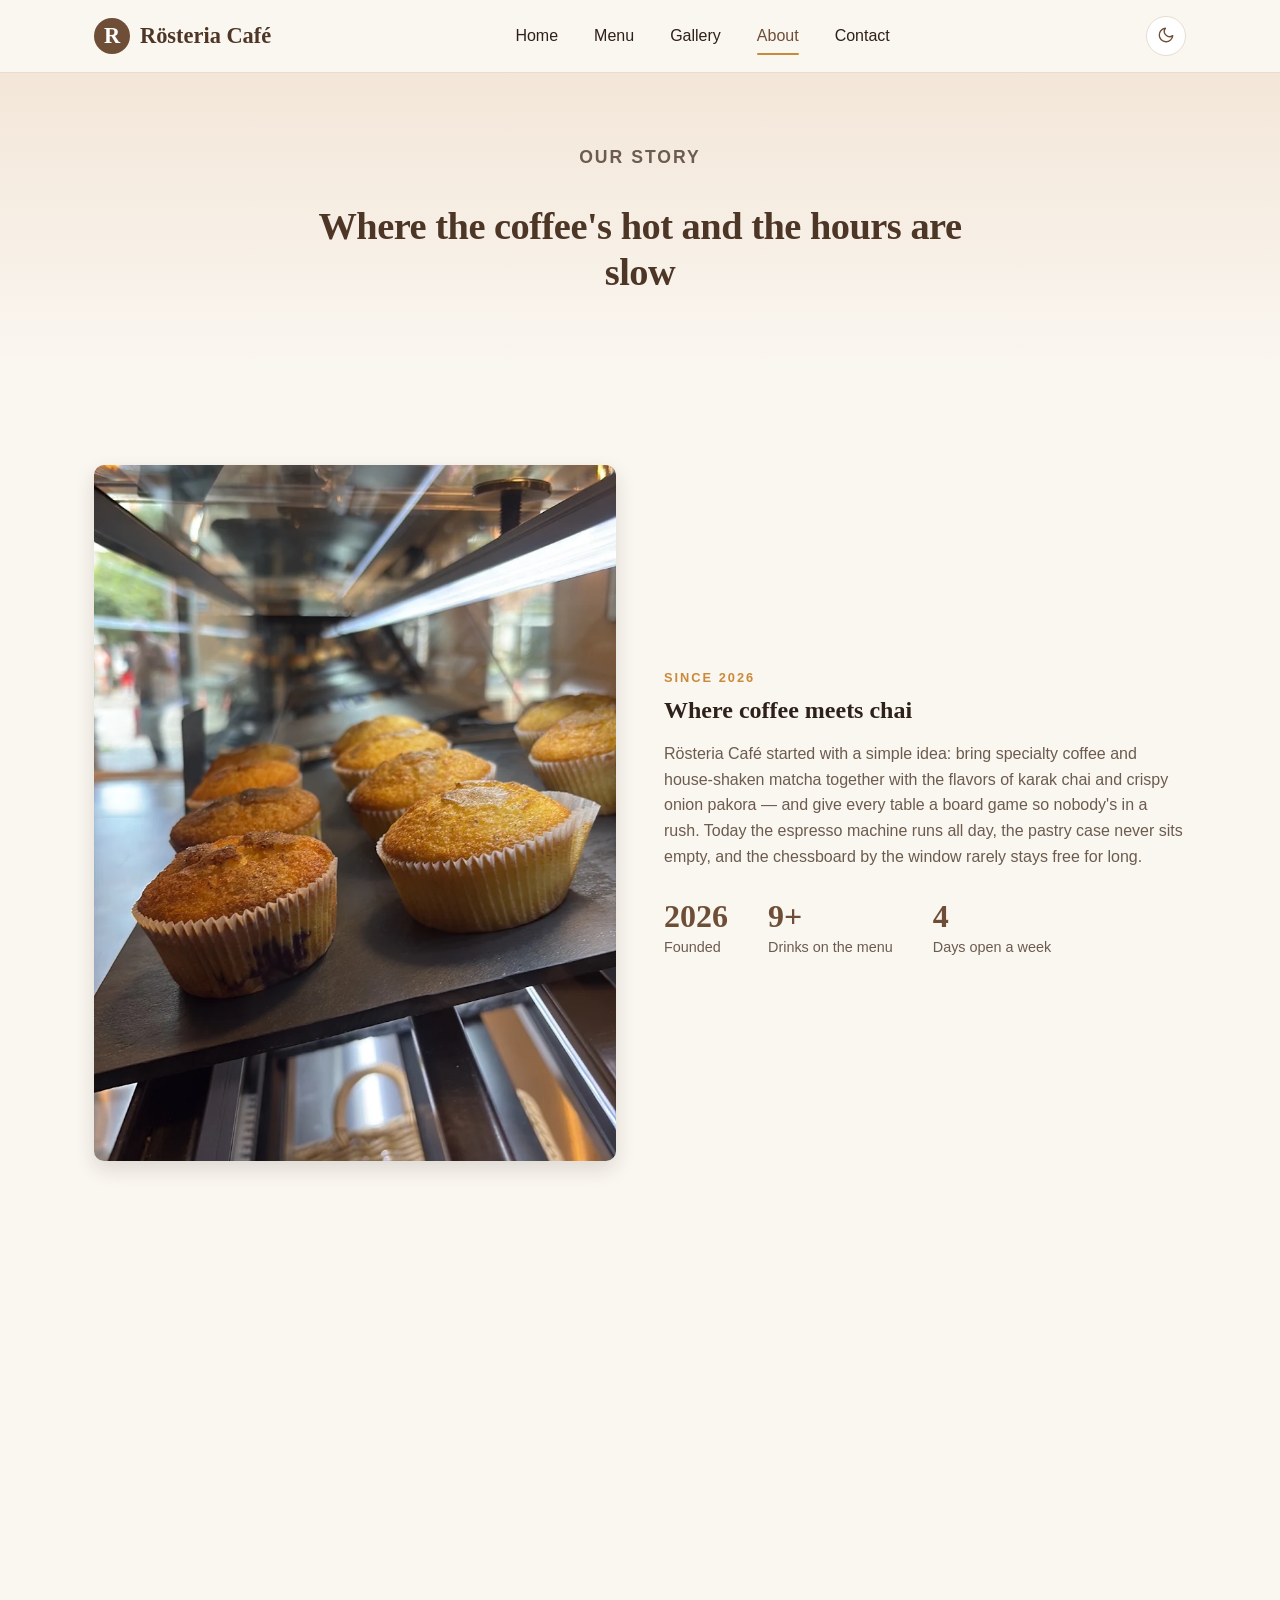
<file: about.html>
<!DOCTYPE html>
<html lang="en">
<head>
  <meta charset="UTF-8">
  <script>
    (function () {
      var stored = localStorage.getItem('rosteria-theme');
      var prefersDark = window.matchMedia('(prefers-color-scheme: dark)').matches;
      if (stored === 'dark' || (!stored && prefersDark)) {
        document.documentElement.setAttribute('data-theme', 'dark');
      }
    })();
  </script>
  <meta name="viewport" content="width=device-width, initial-scale=1.0">
  <title>About — Rösteria Café</title>
  <meta name="description" content="Learn the story behind Rösteria Café, our roasting philosophy, and the team behind the counter.">
  <link rel="stylesheet" href="css/style.css">
</head>
<body>

  <header class="site-header">
    <nav class="nav container">
      <a href="index.html" class="brand">
        <span class="brand-mark">R</span>
        Rösteria Café
      </a>
      <ul class="nav-links">
        <li><a href="index.html">Home</a></li>
        <li><a href="menu.html">Menu</a></li>
        <li><a href="gallery.html">Gallery</a></li>
        <li><a href="about.html" class="active">About</a></li>
        <li><a href="contact.html">Contact</a></li>
      </ul>
      <button class="theme-toggle" id="theme-toggle" aria-label="Toggle dark mode">
        <span class="icon-light" aria-hidden="true"><svg viewBox="0 0 24 24" fill="none" stroke="currentColor" stroke-width="1.8" stroke-linecap="round" stroke-linejoin="round"><path d="M21 12.79A9 9 0 1 1 11.21 3 7 7 0 0 0 21 12.79Z"/></svg></span>
        <span class="icon-dark" aria-hidden="true"><svg viewBox="0 0 24 24" fill="none" stroke="currentColor" stroke-width="1.8" stroke-linecap="round" stroke-linejoin="round"><circle cx="12" cy="12" r="4"/><path d="M12 2v2M12 20v2M4.93 4.93l1.41 1.41M17.66 17.66l1.41 1.41M2 12h2M20 12h2M4.93 19.07l1.41-1.41M17.66 6.34l1.41-1.41"/></svg></span>
      </button>
      <button class="nav-toggle" aria-label="Toggle navigation">
        <span></span><span></span><span></span>
      </button>
    </nav>
  </header>

  <section class="hero" style="padding: 70px 0 50px;">
    <div class="container">
      <p class="eyebrow">Our Story</p>
      <h1 style="font-size: 2.4rem;" data-stagger>Where the coffee's hot and the hours are slow</h1>
    </div>
  </section>

  <section class="section reveal">
    <div class="container about-grid">
      <img src="images/rosteria-wall-sign.webp" alt="Rösteria Café wall sign with mirrors and pendant lights">
      <div>
        <p class="eyebrow">Since 2026</p>
        <h2 style="margin: 8px 0 16px;" data-stagger>Where coffee meets chai</h2>
        <p style="color: var(--color-text-muted);">
          Rösteria Café started with a simple idea: bring specialty coffee and house-shaken matcha
          together with the flavors of karak chai and crispy onion pakora — and give every table
          a board game so nobody's in a rush. Today the espresso machine runs all day, the pastry
          case never sits empty, and the chessboard by the window rarely stays free for long.
        </p>
        <div class="stats">
          <div class="stat">
            <h3>2026</h3>
            <p>Founded</p>
          </div>
          <div class="stat">
            <h3 data-count="15" data-suffix="+">0</h3>
            <p>Drinks on the menu</p>
          </div>
          <div class="stat">
            <h3 data-count="7">0</h3>
            <p>Days open a week</p>
          </div>
        </div>
      </div>
    </div>
  </section>

  <section class="section reveal" style="background: var(--color-surface); border-top: 1px solid var(--color-border); border-bottom: 1px solid var(--color-border);">
    <div class="container">
      <div class="section-header">
        <p class="eyebrow">Our Values</p>
        <h2 data-stagger>What we care about</h2>
      </div>
      <div class="grid-3">
        <div class="card">
          <div class="icon" aria-hidden="true"><svg viewBox="0 0 24 24" fill="none" stroke="currentColor" stroke-width="1.8" stroke-linecap="round" stroke-linejoin="round"><path d="M11 20A7 7 0 0 1 4 13c0-5 4-9 9-9h7v7c0 5-4 9-9 9Z"/><path d="M4 20 15 9"/></svg></div>
          <h3>Sourced Responsibly</h3>
          <p>We work directly with growers and roasters who share our standards for quality and fairness.</p>
        </div>
        <div class="card">
          <div class="icon" aria-hidden="true"><svg viewBox="0 0 24 24" fill="none" stroke="currentColor" stroke-width="1.8" stroke-linecap="round" stroke-linejoin="round"><path d="M17 21v-2a4 4 0 0 0-4-4H7a4 4 0 0 0-4 4v2"/><circle cx="10" cy="7" r="4"/><path d="M22 21v-2a4 4 0 0 0-3-3.87"/><path d="M16 3.13a4 4 0 0 1 0 7.75"/></svg></div>
          <h3>Community First</h3>
          <p>This is a neighborhood spot — regulars settle in for hours over chess, cards, and cheesecake.</p>
        </div>
        <div class="card">
          <div class="icon" aria-hidden="true"><svg viewBox="0 0 24 24" fill="currentColor"><path d="M12 2c.6 3.6 2.4 5.4 6 6-3.6.6-5.4 2.4-6 6-.6-3.6-2.4-5.4-6-6 3.6-.6 5.4-2.4 6-6Z"/><path d="M19 14c.3 1.8 1.2 2.7 3 3-1.8.3-2.7 1.2-3 3-.3-1.8-1.2-2.7-3-3 1.8-.3 2.7-1.2 3-3Z"/></svg></div>
          <h3>Made Fresh Daily</h3>
          <p>Nothing sits around. Pastries are baked each morning and coffee is brewed to order.</p>
        </div>
      </div>
    </div>
  </section>

  <section class="section reveal">
    <div class="container">
      <div class="section-header">
        <p class="eyebrow">Behind The Counter</p>
        <h2 data-stagger>A closer look</h2>
      </div>
      <div class="gallery-strip">
        <a href="gallery.html"><img src="images/counter-ambiance-lights.webp" alt="Coffee counter with pendant lighting and menu board"></a>
        <a href="gallery.html"><img src="images/bakery-case-prices.webp" alt="Bakery display case with pastries and price tags"></a>
        <a href="gallery.html"><img src="images/window-seating-tram-view.jpg" alt="Window seating with a street tram view"></a>
        <a href="gallery.html"><img src="images/iced-matcha-croissant-table.webp" alt="Iced matcha and a croissant on a table"></a>
      </div>
    </div>
  </section>

  <section class="cta reveal reveal-3d">
    <div class="container">
      <h2 data-stagger>Come say hello</h2>
      <p>We'd love to pour you a cup — and lose a round of tic-tac-toe.</p>
      <a href="contact.html" class="btn btn-outline">Get Directions</a>
    </div>
  </section>

  <footer class="site-footer reveal">
    <div class="container">
      <div class="footer-grid">
        <div>
          <h4>Rösteria Café</h4>
          <p>Berliner Str. 158, 03046 Cottbus<br>A neighborhood coffeehouse for coffee lovers and daydreamers alike.</p>
          <a href="https://www.instagram.com/rosteria_cafe/" target="_blank" rel="noopener noreferrer" class="footer-social">Instagram &#8599;</a>
        </div>
        <div>
          <h4>Explore</h4>
          <ul>
            <li><a href="menu.html">Menu</a></li>
            <li><a href="gallery.html">Gallery</a></li>
            <li><a href="about.html">About</a></li>
            <li><a href="contact.html">Contact</a></li>
          </ul>
        </div>
        <div>
          <h4>Hours</h4>
          <ul>
            <li>Mon–Fri: 7:00 – 20:00</li>
            <li>Saturday: 7:00 – 21:00</li>
            <li>Sunday: 7:00 – 18:00</li>
          </ul>
        </div>
      </div>
      <div class="footer-bottom">
        &copy; 2026 Rösteria Café. All rights reserved.
        <span class="footer-credit">Designed &amp; built by Ahmed Ali</span>
      </div>
    </div>
  </footer>

  <script src="js/script.js"></script>
</body>
</html>
</file>
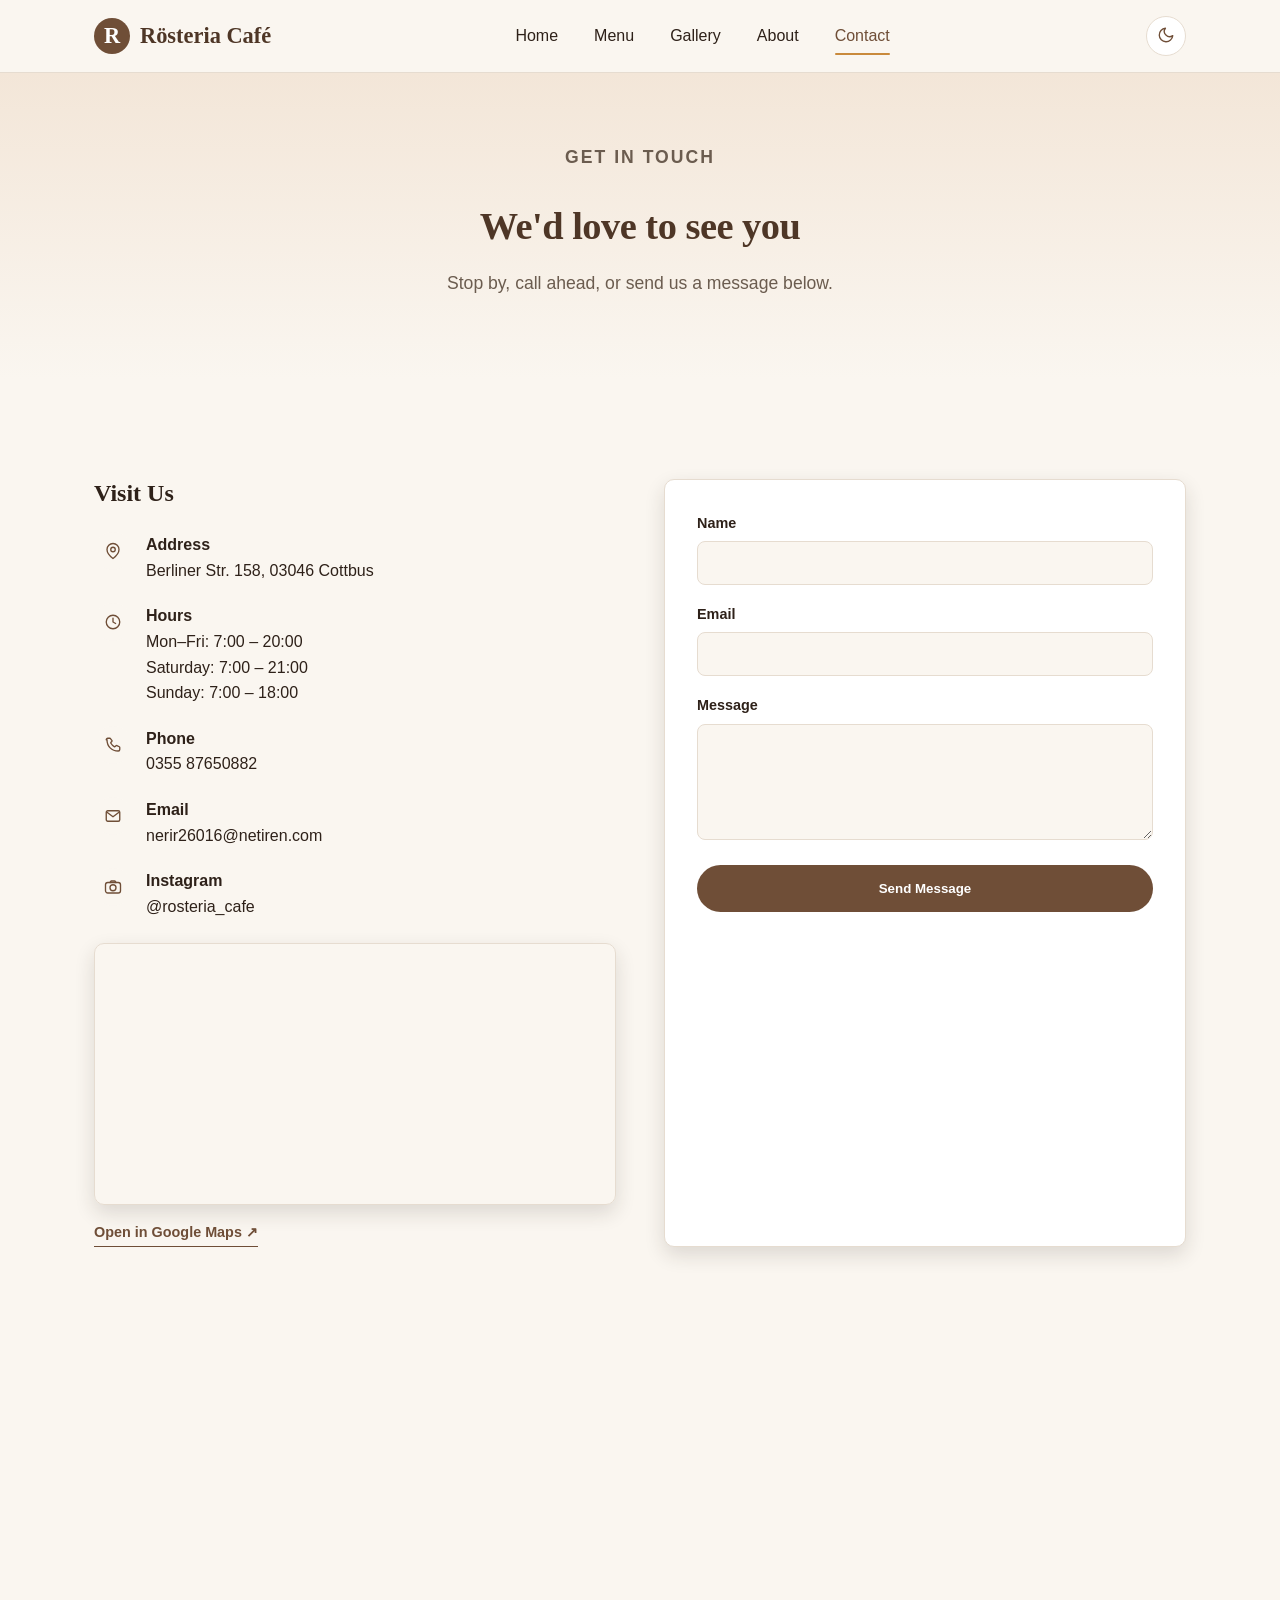
<file: contact.html>
<!DOCTYPE html>
<html lang="en">
<head>
  <meta charset="UTF-8">
  <script>
    (function () {
      var stored = localStorage.getItem('rosteria-theme');
      var prefersDark = window.matchMedia('(prefers-color-scheme: dark)').matches;
      if (stored === 'dark' || (!stored && prefersDark)) {
        document.documentElement.setAttribute('data-theme', 'dark');
      }
    })();
  </script>
  <meta name="viewport" content="width=device-width, initial-scale=1.0">
  <title>Contact — Rösteria Café</title>
  <meta name="description" content="Find Rösteria Café's location, hours, and get in touch with the team.">
  <link rel="stylesheet" href="css/style.css">
</head>
<body>

  <header class="site-header">
    <nav class="nav container">
      <a href="index.html" class="brand">
        <span class="brand-mark">R</span>
        Rösteria Café
      </a>
      <ul class="nav-links">
        <li><a href="index.html">Home</a></li>
        <li><a href="menu.html">Menu</a></li>
        <li><a href="gallery.html">Gallery</a></li>
        <li><a href="about.html">About</a></li>
        <li><a href="contact.html" class="active">Contact</a></li>
      </ul>
      <button class="theme-toggle" id="theme-toggle" aria-label="Toggle dark mode">
        <span class="icon-light" aria-hidden="true"><svg viewBox="0 0 24 24" fill="none" stroke="currentColor" stroke-width="1.8" stroke-linecap="round" stroke-linejoin="round"><path d="M21 12.79A9 9 0 1 1 11.21 3 7 7 0 0 0 21 12.79Z"/></svg></span>
        <span class="icon-dark" aria-hidden="true"><svg viewBox="0 0 24 24" fill="none" stroke="currentColor" stroke-width="1.8" stroke-linecap="round" stroke-linejoin="round"><circle cx="12" cy="12" r="4"/><path d="M12 2v2M12 20v2M4.93 4.93l1.41 1.41M17.66 17.66l1.41 1.41M2 12h2M20 12h2M4.93 19.07l1.41-1.41M17.66 6.34l1.41-1.41"/></svg></span>
      </button>
      <button class="nav-toggle" aria-label="Toggle navigation">
        <span></span><span></span><span></span>
      </button>
    </nav>
  </header>

  <section class="hero" style="padding: 70px 0 50px;">
    <div class="container">
      <p class="eyebrow">Get In Touch</p>
      <h1 style="font-size: 2.4rem;" data-stagger>We'd love to see you</h1>
      <p>Stop by, call ahead, or send us a message below.</p>
    </div>
  </section>

  <section class="section reveal">
    <div class="container contact-grid">
      <div>
        <h2 style="margin-bottom: 8px;">Visit Us</h2>
        <ul class="info-list">
          <li>
            <span class="icon" aria-hidden="true"><svg viewBox="0 0 24 24" fill="none" stroke="currentColor" stroke-width="1.8" stroke-linecap="round" stroke-linejoin="round"><path d="M20 10c0 6-8 12-8 12s-8-6-8-12a8 8 0 0 1 16 0Z"/><circle cx="12" cy="10" r="3"/></svg></span>
            <div>
              <strong>Address</strong><br>
              Berliner Str. 158, 03046 Cottbus
            </div>
          </li>
          <li>
            <span class="icon" aria-hidden="true"><svg viewBox="0 0 24 24" fill="none" stroke="currentColor" stroke-width="1.8" stroke-linecap="round" stroke-linejoin="round"><circle cx="12" cy="12" r="9"/><path d="M12 7v5l3.5 2"/></svg></span>
            <div>
              <strong>Hours</strong><br>
              Mon–Fri: 7:00 – 20:00<br>
              Saturday: 7:00 – 21:00<br>
              Sunday: 7:00 – 18:00
            </div>
          </li>
          <li>
            <span class="icon" aria-hidden="true"><svg viewBox="0 0 24 24" fill="none" stroke="currentColor" stroke-width="1.8" stroke-linecap="round" stroke-linejoin="round"><path d="M4 5c0 8.837 6.163 15 15 15 1.105 0 2-.895 2-2v-2.764a1 1 0 0 0-.553-.894l-3.276-1.638a1 1 0 0 0-1.15.19l-1.114 1.114a1 1 0 0 1-1.242.14 12.04 12.04 0 0 1-4.457-4.457 1 1 0 0 1 .14-1.242l1.114-1.114a1 1 0 0 0 .19-1.15L8.658 3.553A1 1 0 0 0 7.764 3H5c-1.105 0-2 .895-2 2Z"/></svg></span>
            <div>
              <strong>Phone</strong><br>
              <a href="tel:+4935587650882">0355 87650882</a>
            </div>
          </li>
          <li>
            <span class="icon" aria-hidden="true"><svg viewBox="0 0 24 24" fill="none" stroke="currentColor" stroke-width="1.8" stroke-linecap="round" stroke-linejoin="round"><rect x="3" y="5" width="18" height="14" rx="2"/><path d="m4 7 8 6 8-6"/></svg></span>
            <div>
              <strong>Email</strong><br>
              <a href="mailto:nerir26016@netiren.com">nerir26016@netiren.com</a>
            </div>
          </li>
          <li>
            <span class="icon" aria-hidden="true"><svg viewBox="0 0 24 24" fill="none" stroke="currentColor" stroke-width="1.8" stroke-linecap="round" stroke-linejoin="round"><rect x="2" y="6" width="20" height="14" rx="3"/><circle cx="12" cy="13" r="4"/><path d="M8 6l1.5-2h5L16 6"/></svg></span>
            <div>
              <strong>Instagram</strong><br>
              <a href="https://www.instagram.com/rosteria_cafe/" target="_blank" rel="noopener noreferrer">@rosteria_cafe</a>
            </div>
          </li>
        </ul>

        <div class="map-embed">
          <iframe
            src="https://maps.google.com/maps?q=R%C3%B6steria,51.7609931,14.3322437&z=17&ie=UTF8&iwloc=&output=embed"
            title="Map showing Rösteria Café location"
            loading="lazy">
          </iframe>
        </div>
        <a href="https://www.google.com/maps/place/R%C3%B6steria/@51.7609931,14.3322437,17z/data=!3m1!4b1!4m6!3m5!1s0x4708750e39e5e3eb:0x1f9e038dea7f2b58!8m2!3d51.7609931!4d14.3322437!16s%2Fg%2F11mzdfqt9c" target="_blank" rel="noopener noreferrer" class="pillar-link" style="display: inline-block; margin-top: 16px;">Open in Google Maps &#8599;</a>
      </div>

      <form id="contact-form">
        <div class="form-group">
          <label for="name">Name</label>
          <input type="text" id="name" name="name" required>
        </div>
        <div class="form-group">
          <label for="email">Email</label>
          <input type="email" id="email" name="email" required>
        </div>
        <div class="form-group">
          <label for="message">Message</label>
          <textarea id="message" name="message" rows="5" required></textarea>
        </div>
        <button type="submit" class="btn btn-primary" style="width: 100%;">Send Message</button>
        <p class="form-status"></p>
      </form>
    </div>
  </section>

  <footer class="site-footer reveal">
    <div class="container">
      <div class="footer-grid">
        <div>
          <h4>Rösteria Café</h4>
          <p>Berliner Str. 158, 03046 Cottbus<br>A neighborhood coffeehouse for coffee lovers and daydreamers alike.</p>
          <a href="https://www.instagram.com/rosteria_cafe/" target="_blank" rel="noopener noreferrer" class="footer-social">Instagram &#8599;</a>
        </div>
        <div>
          <h4>Explore</h4>
          <ul>
            <li><a href="menu.html">Menu</a></li>
            <li><a href="gallery.html">Gallery</a></li>
            <li><a href="about.html">About</a></li>
            <li><a href="contact.html">Contact</a></li>
          </ul>
        </div>
        <div>
          <h4>Hours</h4>
          <ul>
            <li>Mon–Fri: 7:00 – 20:00</li>
            <li>Saturday: 7:00 – 21:00</li>
            <li>Sunday: 7:00 – 18:00</li>
          </ul>
        </div>
      </div>
      <div class="footer-bottom">
        &copy; 2026 Rösteria Café. All rights reserved.
        <span class="footer-credit">Designed &amp; built by Ahmed Ali</span>
      </div>
    </div>
  </footer>

  <script src="js/script.js"></script>
</body>
</html>
</file>
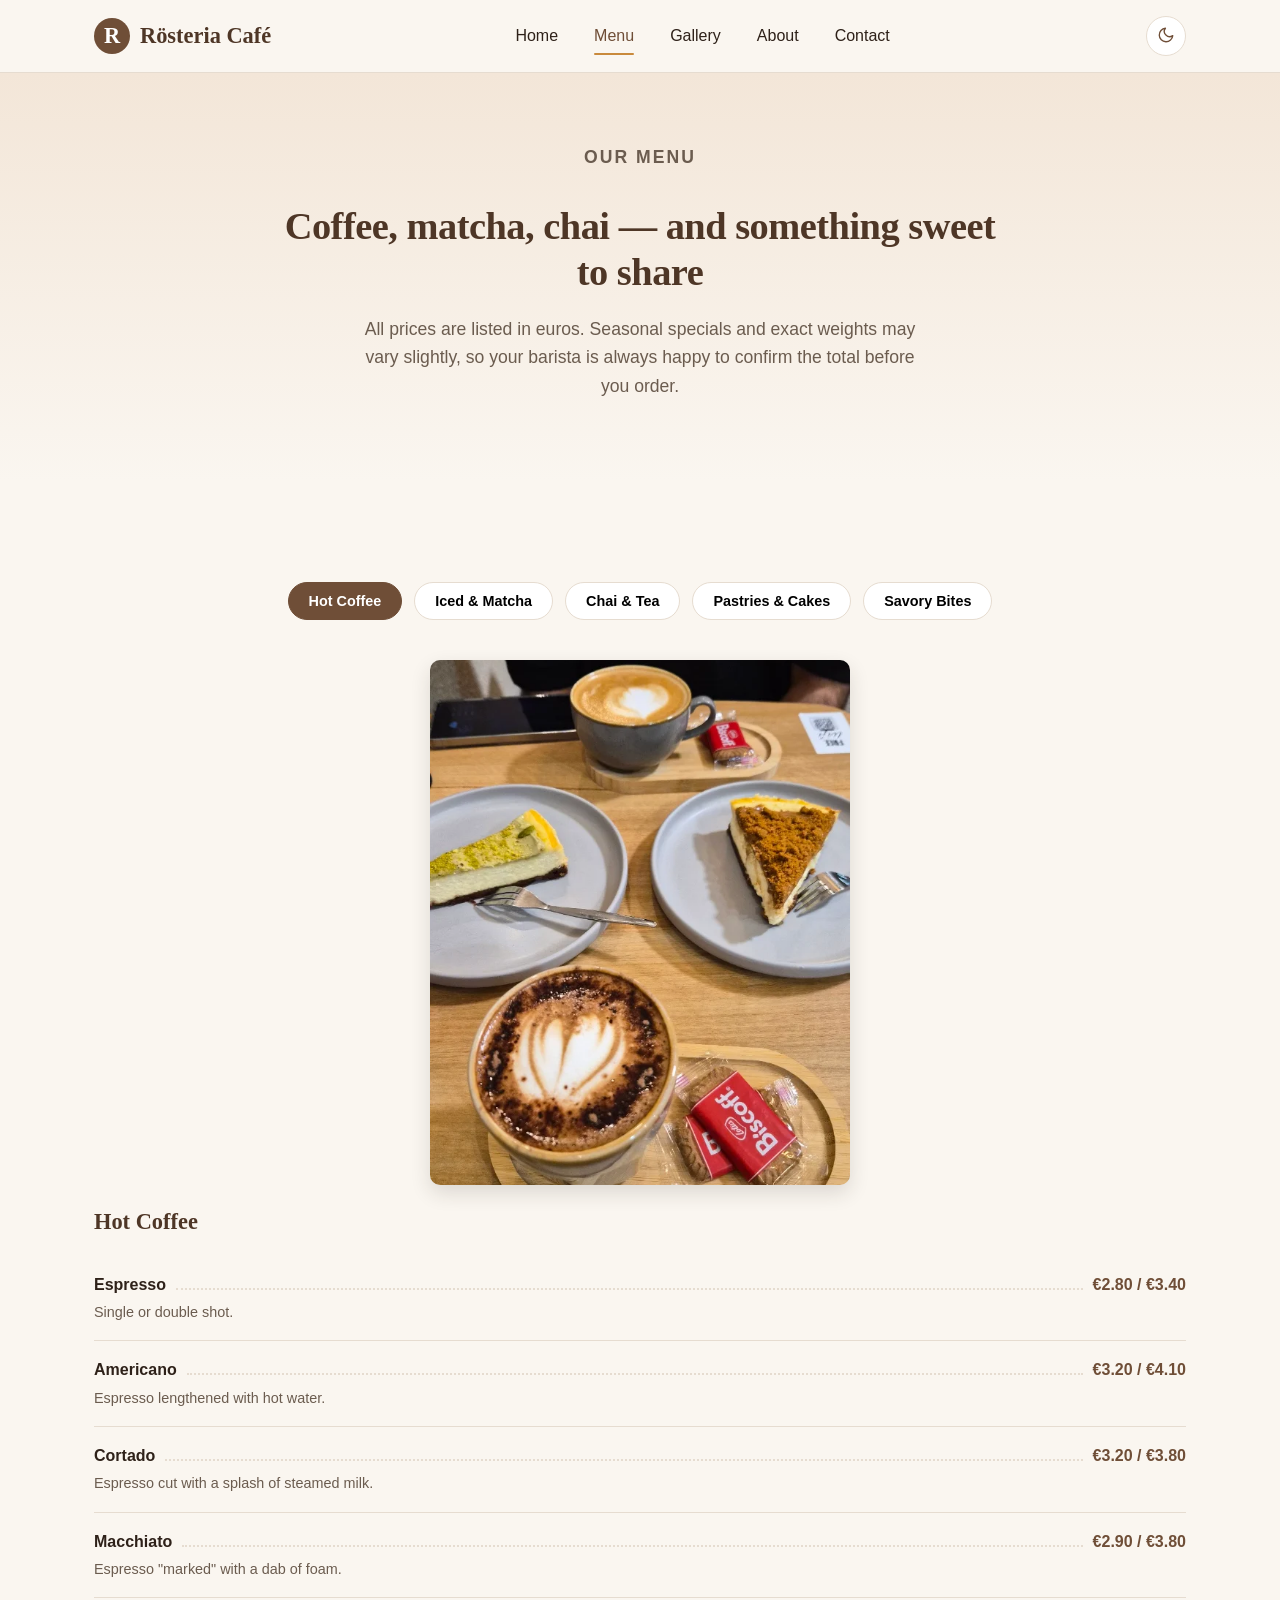
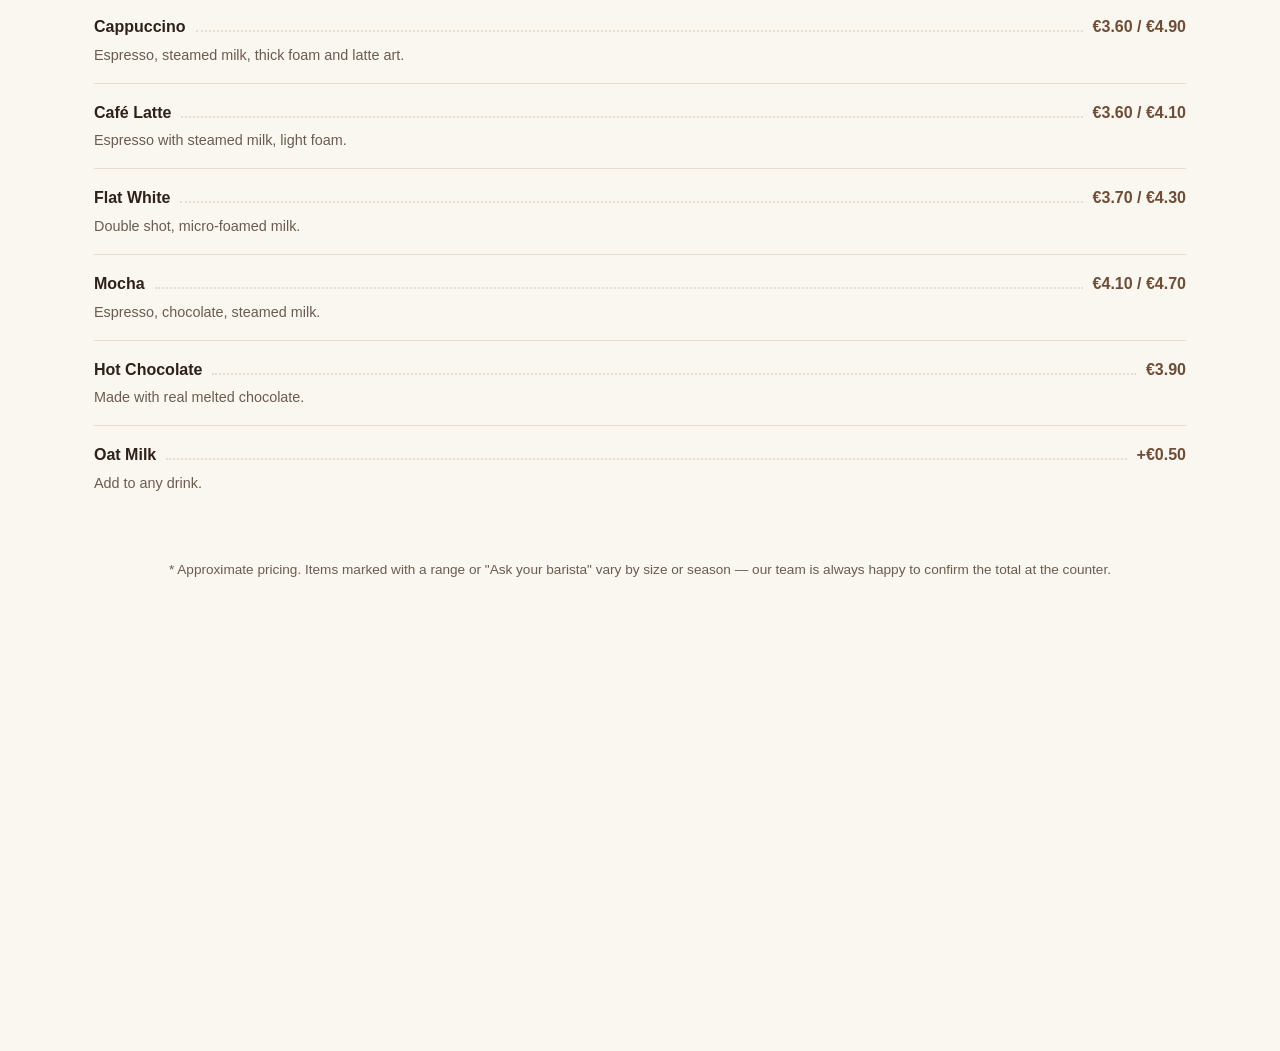
<file: menu.html>
<!DOCTYPE html>
<html lang="en">
<head>
  <meta charset="UTF-8">
  <script>
    (function () {
      var stored = localStorage.getItem('rosteria-theme');
      var prefersDark = window.matchMedia('(prefers-color-scheme: dark)').matches;
      if (stored === 'dark' || (!stored && prefersDark)) {
        document.documentElement.setAttribute('data-theme', 'dark');
      }
    })();
  </script>
  <meta name="viewport" content="width=device-width, initial-scale=1.0">
  <title>Menu — Rösteria Café</title>
  <meta name="description" content="Explore Rösteria Café's menu of coffee, tea, pastries, and brunch dishes.">
  <link rel="stylesheet" href="css/style.css">
</head>
<body>

  <header class="site-header">
    <nav class="nav container">
      <a href="index.html" class="brand">
        <span class="brand-mark">R</span>
        Rösteria Café
      </a>
      <ul class="nav-links">
        <li><a href="index.html">Home</a></li>
        <li><a href="menu.html" class="active">Menu</a></li>
        <li><a href="gallery.html">Gallery</a></li>
        <li><a href="about.html">About</a></li>
        <li><a href="contact.html">Contact</a></li>
      </ul>
      <button class="theme-toggle" id="theme-toggle" aria-label="Toggle dark mode">
        <span class="icon-light" aria-hidden="true"><svg viewBox="0 0 24 24" fill="none" stroke="currentColor" stroke-width="1.8" stroke-linecap="round" stroke-linejoin="round"><path d="M21 12.79A9 9 0 1 1 11.21 3 7 7 0 0 0 21 12.79Z"/></svg></span>
        <span class="icon-dark" aria-hidden="true"><svg viewBox="0 0 24 24" fill="none" stroke="currentColor" stroke-width="1.8" stroke-linecap="round" stroke-linejoin="round"><circle cx="12" cy="12" r="4"/><path d="M12 2v2M12 20v2M4.93 4.93l1.41 1.41M17.66 17.66l1.41 1.41M2 12h2M20 12h2M4.93 19.07l1.41-1.41M17.66 6.34l1.41-1.41"/></svg></span>
      </button>
      <button class="nav-toggle" aria-label="Toggle navigation">
        <span></span><span></span><span></span>
      </button>
    </nav>
  </header>

  <section class="hero" style="padding: 70px 0 50px;">
    <div class="container">
      <p class="eyebrow">Our Menu</p>
      <h1 style="font-size: 2.4rem;" data-stagger>Coffee, matcha, chai — and something sweet to share</h1>
      <p>All prices are listed in euros. Seasonal specials and exact weights may vary slightly, so your barista is always happy to confirm the total before you order.</p>
    </div>
  </section>

  <section class="section reveal">
    <div class="container">
      <div class="menu-tabs">
        <button class="menu-tab active" data-category="hot-coffee">Hot Coffee</button>
        <button class="menu-tab" data-category="iced-matcha">Iced &amp; Matcha</button>
        <button class="menu-tab" data-category="chai-tea">Chai &amp; Tea</button>
        <button class="menu-tab" data-category="pastries">Pastries &amp; Cakes</button>
        <button class="menu-tab" data-category="bites">Savory Bites</button>
      </div>

      <div class="menu-category" data-category="hot-coffee">
        <img class="menu-category-photo" src="images/cheesecake-matcha-tictactoe-1.webp" alt="Cappuccino with latte art">
        <h3>Hot Coffee</h3>
        <div class="menu-item">
          <div class="menu-item-row">
            <span class="menu-item-name">Espresso</span>
            <span class="menu-item-leader" aria-hidden="true"></span>
            <span class="menu-item-price">€2.80 / €3.40</span>
          </div>
          <div class="menu-item-desc">Single or double shot.</div>
        </div>
        <div class="menu-item">
          <div class="menu-item-row">
            <span class="menu-item-name">Americano</span>
            <span class="menu-item-leader" aria-hidden="true"></span>
            <span class="menu-item-price">€3.20 / €4.10</span>
          </div>
          <div class="menu-item-desc">Espresso lengthened with hot water.</div>
        </div>
        <div class="menu-item">
          <div class="menu-item-row">
            <span class="menu-item-name">Cortado</span>
            <span class="menu-item-leader" aria-hidden="true"></span>
            <span class="menu-item-price">€3.20 / €3.80</span>
          </div>
          <div class="menu-item-desc">Espresso cut with a splash of steamed milk.</div>
        </div>
        <div class="menu-item">
          <div class="menu-item-row">
            <span class="menu-item-name">Macchiato</span>
            <span class="menu-item-leader" aria-hidden="true"></span>
            <span class="menu-item-price">€2.90 / €3.80</span>
          </div>
          <div class="menu-item-desc">Espresso "marked" with a dab of foam.</div>
        </div>
        <div class="menu-item">
          <div class="menu-item-row">
            <span class="menu-item-name">Cappuccino</span>
            <span class="menu-item-leader" aria-hidden="true"></span>
            <span class="menu-item-price">€3.60 / €4.90</span>
          </div>
          <div class="menu-item-desc">Espresso, steamed milk, thick foam and latte art.</div>
        </div>
        <div class="menu-item">
          <div class="menu-item-row">
            <span class="menu-item-name">Café Latte</span>
            <span class="menu-item-leader" aria-hidden="true"></span>
            <span class="menu-item-price">€3.60 / €4.10</span>
          </div>
          <div class="menu-item-desc">Espresso with steamed milk, light foam.</div>
        </div>
        <div class="menu-item">
          <div class="menu-item-row">
            <span class="menu-item-name">Flat White</span>
            <span class="menu-item-leader" aria-hidden="true"></span>
            <span class="menu-item-price">€3.70 / €4.30</span>
          </div>
          <div class="menu-item-desc">Double shot, micro-foamed milk.</div>
        </div>
        <div class="menu-item">
          <div class="menu-item-row">
            <span class="menu-item-name">Mocha</span>
            <span class="menu-item-leader" aria-hidden="true"></span>
            <span class="menu-item-price">€4.10 / €4.70</span>
          </div>
          <div class="menu-item-desc">Espresso, chocolate, steamed milk.</div>
        </div>
        <div class="menu-item">
          <div class="menu-item-row">
            <span class="menu-item-name">Hot Chocolate</span>
            <span class="menu-item-leader" aria-hidden="true"></span>
            <span class="menu-item-price">€3.90</span>
          </div>
          <div class="menu-item-desc">Made with real melted chocolate.</div>
        </div>
        <div class="menu-item">
          <div class="menu-item-row">
            <span class="menu-item-name">Oat Milk</span>
            <span class="menu-item-leader" aria-hidden="true"></span>
            <span class="menu-item-price">+€0.50</span>
          </div>
          <div class="menu-item-desc">Add to any drink.</div>
        </div>
      </div>

      <div class="menu-category hidden" data-category="iced-matcha">
        <img class="menu-category-photo" src="images/cheesecake-matcha-muffin-tray.webp" alt="Iced matcha latte in a branded Rösteria cup">
        <h3>Iced &amp; Matcha</h3>
        <div class="menu-item">
          <div class="menu-item-row">
            <span class="menu-item-name">Iced Matcha Latte</span>
            <span class="menu-item-leader" aria-hidden="true"></span>
            <span class="menu-item-price">€5.20</span>
          </div>
          <div class="menu-item-desc">Stone-ground matcha shaken with milk over ice — a house favorite.</div>
        </div>
        <div class="menu-item">
          <div class="menu-item-row">
            <span class="menu-item-name">Iced Strawberry Matcha</span>
            <span class="menu-item-leader" aria-hidden="true"></span>
            <span class="menu-item-price">€5.50</span>
          </div>
          <div class="menu-item-desc">Matcha layered over strawberry.</div>
        </div>
        <div class="menu-item">
          <div class="menu-item-row">
            <span class="menu-item-name">Iced Mango Matcha</span>
            <span class="menu-item-leader" aria-hidden="true"></span>
            <span class="menu-item-price">€5.50</span>
          </div>
          <div class="menu-item-desc">Matcha layered over mango.</div>
        </div>
        <div class="menu-item">
          <div class="menu-item-row">
            <span class="menu-item-name">Coconut Cloud Matcha</span>
            <span class="menu-item-leader" aria-hidden="true"></span>
            <span class="menu-item-price">€6.30</span>
          </div>
          <div class="menu-item-desc">Matcha with a coconut cream cloud.</div>
        </div>
        <div class="menu-item">
          <div class="menu-item-row">
            <span class="menu-item-name">Hot Matcha Latte</span>
            <span class="menu-item-leader" aria-hidden="true"></span>
            <span class="menu-item-price">€4.50 / €5.20</span>
          </div>
          <div class="menu-item-desc">Ceremonial-grade matcha, steamed milk.</div>
        </div>
        <div class="menu-item">
          <div class="menu-item-row">
            <span class="menu-item-name">Iced Latte</span>
            <span class="menu-item-leader" aria-hidden="true"></span>
            <span class="menu-item-price">€4.20 / €4.90</span>
          </div>
          <div class="menu-item-desc">Espresso over milk and ice.</div>
        </div>
        <div class="menu-item">
          <div class="menu-item-row">
            <span class="menu-item-name">Iced Americano</span>
            <span class="menu-item-leader" aria-hidden="true"></span>
            <span class="menu-item-price">€3.70 / €4.30</span>
          </div>
          <div class="menu-item-desc">Espresso, water, ice.</div>
        </div>
        <div class="menu-item">
          <div class="menu-item-row">
            <span class="menu-item-name">Iced Cappuccino</span>
            <span class="menu-item-leader" aria-hidden="true"></span>
            <span class="menu-item-price">€4.30</span>
          </div>
          <div class="menu-item-desc">Cappuccino, shaken over ice.</div>
        </div>
        <div class="menu-item">
          <div class="menu-item-row">
            <span class="menu-item-name">Iced Mocha</span>
            <span class="menu-item-leader" aria-hidden="true"></span>
            <span class="menu-item-price">€4.60 / €5.40</span>
          </div>
          <div class="menu-item-desc">Espresso, chocolate, milk, ice.</div>
        </div>
        <div class="menu-item">
          <div class="menu-item-row">
            <span class="menu-item-name">Cold Brew</span>
            <span class="menu-item-leader" aria-hidden="true"></span>
            <span class="menu-item-price">Ask your barista</span>
          </div>
          <div class="menu-item-desc">Steeped slow, smooth and low-acid.</div>
        </div>
        <div class="menu-item">
          <div class="menu-item-row">
            <span class="menu-item-name">Vanilla / Caramel Syrup</span>
            <span class="menu-item-leader" aria-hidden="true"></span>
            <span class="menu-item-price">Ask your barista</span>
          </div>
          <div class="menu-item-desc">Add to any hot or iced drink.</div>
        </div>
      </div>

      <div class="menu-category hidden" data-category="chai-tea">
        <img class="menu-category-photo" src="images/cheesecake-iced-mocha.webp" alt="Karak chai and paratha served in a clay cup">
        <h3>Chai &amp; Tea</h3>
        <div class="menu-item">
          <div class="menu-item-row">
            <span class="menu-item-name">Karak Chai</span>
            <span class="menu-item-leader" aria-hidden="true"></span>
            <span class="menu-item-price">€3.10</span>
          </div>
          <div class="menu-item-desc">Strong, spiced, slow-brewed milk tea — served in a clay cup.</div>
        </div>
        <div class="menu-item">
          <div class="menu-item-row">
            <span class="menu-item-name">Tea</span>
            <span class="menu-item-leader" aria-hidden="true"></span>
            <span class="menu-item-price">€2.90 / €3.90</span>
          </div>
          <div class="menu-item-desc">Ask your barista for today's selection.</div>
        </div>
      </div>

      <div class="menu-category hidden" data-category="pastries">
        <img class="menu-category-photo" src="images/rosteria-iced-matcha-cup-logo.webp" alt="Slice of pistachio cheesecake">
        <h3>Pastries &amp; Cakes</h3>
        <div class="menu-item">
          <div class="menu-item-row">
            <span class="menu-item-name">Pistachio Cheesecake</span>
            <span class="menu-item-leader" aria-hidden="true"></span>
            <span class="menu-item-price">€4.90*</span>
          </div>
          <div class="menu-item-desc">Baked cheesecake topped with crushed pistachio.</div>
        </div>
        <div class="menu-item">
          <div class="menu-item-row">
            <span class="menu-item-name">Biscoff Cheesecake</span>
            <span class="menu-item-leader" aria-hidden="true"></span>
            <span class="menu-item-price">€4.90*</span>
          </div>
          <div class="menu-item-desc">Baked cheesecake with a spiced biscuit crumble top.</div>
        </div>
        <div class="menu-item">
          <div class="menu-item-row">
            <span class="menu-item-name">Banana Bread</span>
            <span class="menu-item-leader" aria-hidden="true"></span>
            <span class="menu-item-price">€3.20*</span>
          </div>
          <div class="menu-item-desc">Moist and buttery, baked fresh in-house.</div>
        </div>
        <div class="menu-item">
          <div class="menu-item-row">
            <span class="menu-item-name">Chocolate Brownie</span>
            <span class="menu-item-leader" aria-hidden="true"></span>
            <span class="menu-item-price">€3.50*</span>
          </div>
          <div class="menu-item-desc">Fudgy and rich, topped with pecan.</div>
        </div>
      </div>

      <div class="menu-category hidden" data-category="bites">
        <img class="menu-category-photo" src="images/pakora-fries-bowls.webp" alt="Bowls of onion pakora and fries">
        <h3>Savory Bites</h3>
        <div class="menu-item">
          <div class="menu-item-row">
            <span class="menu-item-name">Onion Pakora</span>
            <span class="menu-item-leader" aria-hidden="true"></span>
            <span class="menu-item-price">€6.50*</span>
          </div>
          <div class="menu-item-desc">Crispy fried onion fritters with a trio of dips.</div>
        </div>
        <div class="menu-item">
          <div class="menu-item-row">
            <span class="menu-item-name">Vegetable Samosas</span>
            <span class="menu-item-leader" aria-hidden="true"></span>
            <span class="menu-item-price">€5.90*</span>
          </div>
          <div class="menu-item-desc">Golden pastry parcels, served with mint and mango dip.</div>
        </div>
        <div class="menu-item">
          <div class="menu-item-row">
            <span class="menu-item-name">Paratha</span>
            <span class="menu-item-leader" aria-hidden="true"></span>
            <span class="menu-item-price">€4.50*</span>
          </div>
          <div class="menu-item-desc">Pan-fried flatbread, served with karak chai.</div>
        </div>
        <div class="menu-item">
          <div class="menu-item-row">
            <span class="menu-item-name">Fries</span>
            <span class="menu-item-leader" aria-hidden="true"></span>
            <span class="menu-item-price">€4.90*</span>
          </div>
          <div class="menu-item-desc">Crispy and golden, served with a dip.</div>
        </div>
      </div>

      <p class="price-note">* Approximate pricing. Items marked with a range or "Ask your barista" vary by size or season — our team is always happy to confirm the total at the counter.</p>
    </div>
  </section>

  <footer class="site-footer reveal">
    <div class="container">
      <div class="footer-grid">
        <div>
          <h4>Rösteria Café</h4>
          <p>Berliner Str. 158, 03046 Cottbus<br>A neighborhood coffeehouse for coffee lovers and daydreamers alike.</p>
          <a href="https://www.instagram.com/rosteria_cafe/" target="_blank" rel="noopener noreferrer" class="footer-social">Instagram &#8599;</a>
        </div>
        <div>
          <h4>Explore</h4>
          <ul>
            <li><a href="menu.html">Menu</a></li>
            <li><a href="gallery.html">Gallery</a></li>
            <li><a href="about.html">About</a></li>
            <li><a href="contact.html">Contact</a></li>
          </ul>
        </div>
        <div>
          <h4>Hours</h4>
          <ul>
            <li>Mon–Fri: 7:00 – 20:00</li>
            <li>Saturday: 7:00 – 21:00</li>
            <li>Sunday: 7:00 – 18:00</li>
          </ul>
        </div>
      </div>
      <div class="footer-bottom">
        &copy; 2026 Rösteria Café. All rights reserved.
        <span class="footer-credit">Designed &amp; built by Ahmed Ali</span>
      </div>
    </div>
  </footer>

  <script src="js/script.js"></script>
</body>
</html>
</file>
<file: css/style.css>
/* ===== Variables ===== */
:root {
  --color-bg: #faf6f0;
  --color-surface: #ffffff;
  --color-text: #2e2119;
  --color-text-muted: #6b5c4f;
  --color-primary: #6f4e37; /* coffee brown */
  --color-primary-dark: #4e3626;
  --color-accent: #c98a3c; /* warm gold */
  --color-solid: #6f4e37; /* always dark enough for white text on top, in either theme */
  --color-border: #e6dcd0;
  --hero-gradient-start: #f3e6d8;
  --header-bg: rgba(250, 246, 240, 0.95);
  --radius: 10px;
  --shadow: 0 4px 16px rgba(46, 33, 25, 0.08);
  --max-width: 1140px;
  --font-heading: Georgia, 'Times New Roman', serif;
  --font-body: 'Segoe UI', Tahoma, Geneva, Verdana, sans-serif;

  /* Dimensional elevation scale — shared depth language for the 3D-styled elements */
  --elevation-1: 0 2px 6px rgba(46, 33, 25, 0.10);
  --elevation-2: 0 8px 20px rgba(46, 33, 25, 0.14);
  --elevation-3: 0 18px 38px rgba(46, 33, 25, 0.20);
  --elevation-4: 0 30px 60px rgba(46, 33, 25, 0.26);
}

:root[data-theme="dark"] {
  --color-bg: #1c1510;
  --color-surface: #2a2019;
  --color-text: #f3e9de;
  --color-text-muted: #cbb9a5;
  --color-primary: #d9a054;
  --color-primary-dark: #e8b975;
  --color-accent: #e8b975;
  --color-solid: #8a5c34;
  --color-border: #46392e;
  --hero-gradient-start: #2a2019;
  --header-bg: rgba(28, 21, 16, 0.92);
  --shadow: 0 4px 20px rgba(0, 0, 0, 0.5);
  --elevation-1: 0 2px 8px rgba(0, 0, 0, 0.35);
  --elevation-2: 0 10px 24px rgba(0, 0, 0, 0.4);
  --elevation-3: 0 20px 44px rgba(0, 0, 0, 0.5);
  --elevation-4: 0 32px 68px rgba(0, 0, 0, 0.6);
}

* { box-sizing: border-box; margin: 0; padding: 0; }

html { scroll-behavior: smooth; }

body {
  font-family: var(--font-body);
  color: var(--color-text);
  background: var(--color-bg);
  line-height: 1.6;
  transition: background-color 0.25s ease, color 0.25s ease;
}

img { max-width: 100%; display: block; }

a { color: inherit; text-decoration: none; }

.container {
  max-width: var(--max-width);
  margin: 0 auto;
  padding: 0 24px;
}

h1, h2, h3 {
  font-family: var(--font-heading);
  font-weight: 700;
  line-height: 1.2;
}

.eyebrow {
  text-transform: uppercase;
  letter-spacing: 2px;
  font-size: 0.8rem;
  color: var(--color-accent);
  font-weight: 600;
}

.section {
  padding: 100px 0;
}

.section-header {
  text-align: center;
  max-width: 640px;
  margin: 0 auto 56px;
}

.section-header h2 {
  font-size: 2.3rem;
  letter-spacing: -0.3px;
  margin-top: 10px;
}

.section-header p {
  color: var(--color-text-muted);
  margin-top: 12px;
}

.btn {
  display: inline-block;
  padding: 14px 30px;
  border-radius: 999px;
  font-weight: 600;
  cursor: pointer;
  border: 2px solid transparent;
  transition: transform 0.15s ease, box-shadow 0.15s ease;
}

.btn:hover { transform: translateY(-2px); }

.btn-primary {
  background: var(--color-solid);
  color: #fff;
}

.btn-primary:hover { box-shadow: 0 6px 18px rgba(111, 78, 55, 0.35); }

.btn-outline {
  background: transparent;
  border-color: var(--color-primary);
  color: var(--color-primary);
}

/* ===== Header / Nav ===== */
.site-header {
  position: sticky;
  top: 0;
  z-index: 100;
  background: var(--header-bg);
  backdrop-filter: blur(6px);
  border-bottom: 1px solid var(--color-border);
  transition: background-color 0.25s ease;
}

.nav {
  display: flex;
  align-items: center;
  justify-content: space-between;
  padding: 16px 24px;
}

.brand {
  display: flex;
  align-items: center;
  gap: 10px;
  font-family: var(--font-heading);
  font-size: 1.4rem;
  font-weight: 700;
  color: var(--color-primary-dark);
}

.brand-mark {
  width: 36px;
  height: 36px;
  border-radius: 50%;
  background: var(--color-solid);
  color: #fff;
  display: flex;
  align-items: center;
  justify-content: center;
  font-family: var(--font-heading);
  animation: brand-pop 0.7s cubic-bezier(0.34, 1.56, 0.64, 1) backwards;
  transition: transform 0.35s cubic-bezier(0.34, 1.56, 0.64, 1), box-shadow 0.35s ease;
}

.brand:hover .brand-mark {
  transform: rotate(-10deg) scale(1.12);
  box-shadow: var(--elevation-2);
}

@keyframes brand-pop {
  0% { opacity: 0; transform: scale(0.4) rotate(-20deg); }
  60% { opacity: 1; transform: scale(1.1) rotate(6deg); }
  100% { opacity: 1; transform: scale(1) rotate(0deg); }
}

@media (prefers-reduced-motion: reduce) {
  .brand-mark { animation: none; }
}

.nav-links {
  display: flex;
  gap: 32px;
  list-style: none;
}

.nav-links li {
  animation: nav-drop 0.5s cubic-bezier(0.22, 1, 0.36, 1) backwards;
}

.nav-links li:nth-child(1) { animation-delay: 0.05s; }
.nav-links li:nth-child(2) { animation-delay: 0.12s; }
.nav-links li:nth-child(3) { animation-delay: 0.19s; }
.nav-links li:nth-child(4) { animation-delay: 0.26s; }
.nav-links li:nth-child(5) { animation-delay: 0.33s; }

@keyframes nav-drop {
  from { opacity: 0; transform: translateY(-10px); }
  to { opacity: 1; transform: translateY(0); }
}

.nav-links a {
  position: relative;
  display: inline-block;
  font-weight: 500;
  color: var(--color-text);
  padding: 6px 2px;
  transition: color 0.2s ease, transform 0.2s ease;
}

.nav-links a::after {
  content: '';
  position: absolute;
  left: 2px;
  right: 2px;
  bottom: 0;
  height: 2px;
  background: var(--color-accent);
  border-radius: 2px;
  transform: scaleX(0);
  transform-origin: left;
  transition: transform 0.3s cubic-bezier(0.22, 1, 0.36, 1);
}

.nav-links a:hover,
.nav-links a.active {
  color: var(--color-primary);
}

.nav-links a:hover { transform: translateY(-1px); }

.nav-links a:hover::after,
.nav-links a.active::after {
  transform: scaleX(1);
}

@media (prefers-reduced-motion: reduce) {
  .nav-links li { animation: none; }
}

.nav-toggle {
  display: none;
  flex-direction: column;
  gap: 5px;
  background: none;
  border: none;
  cursor: pointer;
  padding: 6px;
}

.nav-toggle span {
  width: 24px;
  height: 2px;
  background: var(--color-text);
}

.theme-toggle {
  display: flex;
  align-items: center;
  justify-content: center;
  width: 40px;
  height: 40px;
  border-radius: 50%;
  border: 1px solid var(--color-border);
  background: var(--color-surface);
  color: var(--color-primary);
  cursor: pointer;
  margin-left: 12px;
  transition: transform 0.2s ease, border-color 0.2s ease, box-shadow 0.2s ease;
}

.theme-toggle:hover {
  transform: rotate(20deg);
  border-color: var(--color-accent);
  box-shadow: var(--elevation-1);
}

.theme-toggle svg { width: 18px; height: 18px; }

.theme-toggle .icon-dark { display: none; }
:root[data-theme="dark"] .theme-toggle .icon-light { display: none; }
:root[data-theme="dark"] .theme-toggle .icon-dark { display: inline; }

/* ===== Scroll reveal ===== */
.reveal {
  opacity: 0;
  transform: translateY(24px);
  transition: opacity 0.6s ease, transform 0.6s ease;
}

.reveal.is-visible {
  opacity: 1;
  transform: translateY(0);
}

/* ===== Dimensional entrance (deeper lift + elevation for standout blocks) ===== */
.reveal.reveal-3d {
  transform: translateY(28px) scale(0.97);
  box-shadow: none;
  transition: opacity 0.6s ease, transform 0.6s cubic-bezier(0.22, 1, 0.36, 1), box-shadow 0.6s ease;
}

.reveal.reveal-3d.is-visible {
  transform: translateY(0) scale(1);
  box-shadow: var(--elevation-3);
}

/* ===== Staggered word reveal ===== */
[data-stagger] .word {
  display: inline-block;
  opacity: 0;
  transform: translateY(0.5em);
  transition: opacity 0.5s ease, transform 0.5s ease;
}

[data-stagger].is-visible .word {
  opacity: 1;
  transform: translateY(0);
}

@media (prefers-reduced-motion: reduce) {
  [data-stagger] .word {
    opacity: 1;
    transform: none;
    transition: none;
  }
}

/* ===== Hero ===== */
.hero {
  position: relative;
  padding: 100px 0 90px;
  text-align: center;
  overflow: hidden;
  background: linear-gradient(180deg, var(--hero-gradient-start) 0%, var(--color-bg) 100%);
}

.hero h1 {
  font-size: 3.4rem;
  letter-spacing: -0.5px;
  color: var(--color-primary-dark);
  margin: 16px auto 20px;
  max-width: 720px;
}

.hero p {
  max-width: 560px;
  margin: 0 auto 32px;
  color: var(--color-text-muted);
  font-size: 1.1rem;
}

.hero-actions {
  display: flex;
  gap: 16px;
  justify-content: center;
  flex-wrap: wrap;
}

/* ===== Video background hero (home page) — pinned scale-up on scroll ===== */
.hero-pin {
  position: relative;
  height: 180vh;
  background: #14100c;
}

.hero-pin-inner.hero-video-hero {
  position: sticky;
  top: 0;
  height: 100vh;
  min-height: min(80vh, 680px);
  display: flex;
  align-items: center;
  justify-content: center;
  padding: 0;
  overflow: hidden;
  background: #14100c;
  text-align: center;
  perspective: 1200px;
}

.hero-media-scale {
  position: absolute;
  inset: 0;
  overflow: hidden;
  border-radius: 32px;
  transform: scale(0.86);
  will-change: transform, border-radius;
}

.hero-bg-video {
  position: absolute;
  inset: 0;
  width: 100%;
  height: 100%;
  object-fit: cover;
  z-index: 0;
}

.hero-scrim {
  position: absolute;
  inset: 0;
  background: linear-gradient(180deg, rgba(15, 10, 7, 0.55) 0%, rgba(15, 10, 7, 0.7) 100%);
  z-index: 1;
}

@media (max-width: 720px) {
  .hero-pin { height: 140vh; }
  .hero-media-scale { border-radius: 20px; transform: scale(0.92); }
}

@media (prefers-reduced-motion: reduce) {
  .hero-pin { height: auto; }
  .hero-pin-inner.hero-video-hero { position: relative; height: auto; min-height: min(80vh, 680px); }
  .hero-media-scale { position: absolute; inset: 0; transform: none; border-radius: 0; }
}

.hero-content {
  position: relative;
  z-index: 2;
  padding: 100px 24px;
  transform-style: preserve-3d;
  transition: transform 0.3s ease-out;
  will-change: transform;
}

.hero-content .eyebrow,
.hero-content > p:not(.eyebrow),
.hero-content .hero-actions {
  opacity: 0;
  transform: translateY(18px);
  transition: opacity 0.7s ease, transform 0.7s cubic-bezier(0.22, 1, 0.36, 1);
}

.hero-content.is-loaded .eyebrow { transition-delay: 0.05s; }
.hero-content.is-loaded > p:not(.eyebrow) { transition-delay: 0.55s; }
.hero-content.is-loaded .hero-actions { transition-delay: 0.75s; }

.hero-content.is-loaded .eyebrow,
.hero-content.is-loaded > p:not(.eyebrow),
.hero-content.is-loaded .hero-actions {
  opacity: 1;
  transform: translateY(0);
}

@media (prefers-reduced-motion: reduce) {
  .hero-content .eyebrow,
  .hero-content > p:not(.eyebrow),
  .hero-content .hero-actions {
    opacity: 1;
    transform: none;
    transition: none;
  }
}

.hero-content .eyebrow { color: #f0c98a; }
.hero-content h1 {
  font-size: 3.4rem;
  letter-spacing: -0.5px;
  color: #fff;
  margin: 16px auto 20px;
  max-width: 720px;
}
.hero-content p {
  max-width: 560px;
  margin: 0 auto 32px;
  font-size: 1.1rem;
  color: rgba(255, 255, 255, 0.85);
}

/* ===== Three pillars (Matcha / Coffee / Cakes) ===== */
.pillars {
  display: grid;
  grid-template-columns: repeat(3, 1fr);
  gap: 40px;
}

.pillars {
  perspective: 1200px;
}

.pillar {
  text-align: center;
  transform-style: preserve-3d;
  transition: opacity 0.6s ease, transform 0.4s cubic-bezier(0.22, 1, 0.36, 1);
  will-change: transform;
}

.pillar-photo {
  width: 100%;
  aspect-ratio: 4 / 5;
  object-fit: cover;
  border-radius: var(--radius);
  box-shadow: var(--elevation-1);
  margin-bottom: 24px;
  transition: box-shadow 0.3s ease;
  transform: translateZ(20px);
}

.pillar:hover .pillar-photo {
  box-shadow: var(--elevation-3);
}

@media (prefers-reduced-motion: reduce) {
  .pillar { transition: opacity 0.6s ease, transform 0.6s ease; }
}

.pillar h3 {
  font-size: 1.5rem;
  margin-bottom: 8px;
}

.pillar p {
  color: var(--color-text-muted);
  margin-bottom: 14px;
}

.pillar-link {
  font-weight: 600;
  font-size: 0.9rem;
  color: var(--color-primary);
  border-bottom: 1px solid var(--color-primary);
  padding-bottom: 2px;
}

/* ===== Single lifestyle photo ===== */
.lifestyle-photo {
  position: relative;
  max-width: 520px;
  margin: 0 auto;
  border-radius: var(--radius);
  overflow: hidden;
  box-shadow: var(--elevation-3);
}

.lifestyle-photo img {
  width: 100%;
  aspect-ratio: 3 / 4;
  object-fit: cover;
  transform: scale(1.15);
  will-change: transform;
}

.lifestyle-caption {
  position: absolute;
  left: 0;
  right: 0;
  bottom: 0;
  padding: 40px 32px 28px;
  background: linear-gradient(0deg, rgba(20, 14, 10, 0.75) 0%, rgba(20, 14, 10, 0) 100%);
  color: #fff;
  will-change: transform;
}

@media (prefers-reduced-motion: reduce) {
  .lifestyle-photo img { transform: none; }
}

.lifestyle-caption h2 { color: #fff; margin-bottom: 6px; }
.lifestyle-caption p { color: #f0e4d8; }

/* ===== Gallery teaser strip ===== */
.gallery-strip {
  display: grid;
  grid-template-columns: repeat(4, 1fr);
  gap: 16px;
}

.gallery-strip img {
  width: 100%;
  height: 220px;
  object-fit: cover;
  border-radius: var(--radius);
  box-shadow: var(--elevation-1);
  transition: transform 0.35s cubic-bezier(0.22, 1, 0.36, 1), box-shadow 0.3s ease;
}

.gallery-strip a { display: block; overflow: hidden; border-radius: var(--radius); }
.gallery-strip a:hover img { transform: scale(1.06); box-shadow: var(--elevation-3); }

/* ===== Full gallery grid (gallery.html) ===== */
.gallery-grid {
  columns: 4 260px;
  column-gap: 16px;
}

.gallery-grid figure {
  break-inside: avoid;
  margin: 0 0 16px;
  border-radius: var(--radius);
  overflow: hidden;
  box-shadow: var(--elevation-1);
  cursor: pointer;
  transition: opacity 0.6s ease, transform 0.5s cubic-bezier(0.22, 1, 0.36, 1), box-shadow 0.3s ease;
}

.gallery-grid figure:hover {
  box-shadow: var(--elevation-3);
}

.gallery-grid img {
  width: 100%;
  display: block;
  transition: transform 0.4s cubic-bezier(0.22, 1, 0.36, 1);
}

.gallery-grid figure:hover img { transform: scale(1.06); }

.lightbox {
  position: fixed;
  inset: 0;
  background: rgba(20, 14, 10, 0.9);
  display: none;
  align-items: center;
  justify-content: center;
  z-index: 1000;
  padding: 32px;
}

.lightbox.open { display: flex; }

.lightbox img {
  max-width: 90vw;
  max-height: 85vh;
  border-radius: 8px;
  box-shadow: 0 10px 40px rgba(0,0,0,0.5);
}

.lightbox-close {
  position: absolute;
  top: 24px;
  right: 32px;
  background: none;
  border: none;
  color: #fff;
  font-size: 2rem;
  cursor: pointer;
  line-height: 1;
}

/* ===== Menu category header photo ===== */
.menu-category-photo {
  display: block;
  width: 100%;
  max-width: 420px;
  aspect-ratio: 4 / 5;
  object-fit: cover;
  border-radius: var(--radius);
  box-shadow: var(--elevation-2);
  margin: 0 auto 24px;
  transition: transform 0.4s cubic-bezier(0.22, 1, 0.36, 1), box-shadow 0.3s ease;
}

.menu-category-photo:hover {
  transform: translateY(-6px);
  box-shadow: var(--elevation-3);
}

.price-note {
  text-align: center;
  color: var(--color-text-muted);
  font-size: 0.85rem;
  margin-top: 8px;
}


/* ===== Feature / Info cards ===== */
.grid-3 {
  display: grid;
  grid-template-columns: repeat(3, 1fr);
  gap: 28px;
  perspective: 1200px;
}

.card {
  background: var(--color-surface);
  border: 1px solid var(--color-border);
  border-radius: var(--radius);
  padding: 32px 24px;
  text-align: center;
  box-shadow: var(--elevation-1);
  transform-style: preserve-3d;
  transition: opacity 0.6s ease, transform 0.4s cubic-bezier(0.22, 1, 0.36, 1), box-shadow 0.3s ease;
}

.card:hover { box-shadow: var(--elevation-3); }

.card .icon {
  width: 52px;
  height: 52px;
  margin: 0 auto 16px;
  display: flex;
  align-items: center;
  justify-content: center;
  border-radius: 50%;
  background: var(--color-bg);
  color: var(--color-primary);
  box-shadow: var(--elevation-1);
  transition: transform 0.3s cubic-bezier(0.34, 1.56, 0.64, 1), box-shadow 0.3s ease;
}

.card .icon svg { width: 24px; height: 24px; }

.card:hover .icon {
  transform: scale(1.1) rotate(-6deg);
  box-shadow: var(--elevation-2);
}

.card h3 {
  font-size: 1.15rem;
  margin-bottom: 8px;
}

.card p {
  color: var(--color-text-muted);
  font-size: 0.95rem;
}

/* ===== Menu preview / page ===== */
.menu-tabs {
  display: flex;
  justify-content: center;
  gap: 12px;
  flex-wrap: wrap;
  margin-bottom: 40px;
}

.menu-tab {
  padding: 10px 20px;
  border-radius: 999px;
  border: 1px solid var(--color-border);
  background: var(--color-surface);
  cursor: pointer;
  font-weight: 600;
  font-size: 0.9rem;
}

.menu-tab.active {
  background: var(--color-solid);
  color: #fff;
  border-color: var(--color-primary);
}

.menu-category { margin-bottom: 48px; }
.menu-category.hidden { display: none; }

.menu-category h3 {
  font-size: 1.4rem;
  margin-bottom: 20px;
  color: var(--color-primary-dark);
}

.menu-item {
  padding: 16px 0;
}

.menu-item + .menu-item {
  border-top: 1px solid var(--color-border);
}

.menu-item-row {
  display: flex;
  align-items: baseline;
  gap: 10px;
}

.menu-item-name {
  font-weight: 600;
  white-space: nowrap;
}

.menu-item-leader {
  flex: 1;
  min-width: 24px;
  border-bottom: 2px dotted var(--color-border);
  margin-bottom: 5px;
}

.menu-item-desc {
  color: var(--color-text-muted);
  font-size: 0.9rem;
  margin-top: 4px;
}

.menu-item-price {
  font-weight: 700;
  color: var(--color-primary);
  white-space: nowrap;
}

/* ===== About page ===== */
.about-grid {
  display: grid;
  grid-template-columns: 1fr 1fr;
  gap: 48px;
  align-items: center;
}

.about-grid img {
  border-radius: var(--radius);
  box-shadow: var(--elevation-2);
  transition: transform 0.4s cubic-bezier(0.22, 1, 0.36, 1), box-shadow 0.3s ease;
}

.about-grid img:hover {
  transform: translateY(-6px);
  box-shadow: var(--elevation-3);
}

.stats {
  display: flex;
  gap: 40px;
  margin-top: 28px;
  flex-wrap: wrap;
}

.stat h3 {
  font-size: 2rem;
  color: var(--color-primary);
}

.stat p {
  color: var(--color-text-muted);
  font-size: 0.9rem;
}

/* ===== Contact page ===== */
.contact-grid {
  display: grid;
  grid-template-columns: 1fr 1fr;
  gap: 48px;
}

.info-list {
  list-style: none;
  margin-top: 24px;
}

.info-list li {
  display: flex;
  gap: 14px;
  margin-bottom: 20px;
}

.info-list .icon {
  flex-shrink: 0;
  width: 38px;
  height: 38px;
  display: flex;
  align-items: center;
  justify-content: center;
  border-radius: 50%;
  background: var(--color-bg);
  color: var(--color-primary);
  transition: transform 0.3s cubic-bezier(0.34, 1.56, 0.64, 1), background-color 0.3s ease;
}

.info-list .icon svg { width: 18px; height: 18px; }

.info-list li:hover .icon {
  transform: scale(1.12) rotate(-8deg);
  background: var(--color-accent);
  color: #fff;
}

.info-list a:hover {
  text-decoration: underline;
}

form {
  background: var(--color-surface);
  border: 1px solid var(--color-border);
  border-radius: var(--radius);
  padding: 32px;
  box-shadow: var(--elevation-2);
}

.form-group {
  margin-bottom: 18px;
}

label {
  display: block;
  font-weight: 600;
  margin-bottom: 6px;
  font-size: 0.9rem;
}

input, textarea {
  width: 100%;
  padding: 12px 14px;
  border: 1px solid var(--color-border);
  border-radius: 8px;
  font-family: inherit;
  font-size: 1rem;
  background: var(--color-bg);
  transition: border-color 0.2s ease, box-shadow 0.2s ease;
}

input:focus, textarea:focus {
  outline: 2px solid var(--color-accent);
  outline-offset: 2px;
  border-color: var(--color-primary);
}

.form-status {
  margin-top: 14px;
  font-size: 0.9rem;
  color: var(--color-primary);
  display: none;
}

.map-embed {
  border-radius: var(--radius);
  overflow: hidden;
  box-shadow: var(--elevation-2);
  margin-top: 24px;
  border: 1px solid var(--color-border);
}

.map-embed iframe {
  width: 100%;
  height: 260px;
  border: 0;
  display: block;
}

/* ===== CTA banner ===== */
.cta {
  background: var(--color-solid);
  color: #fff;
  text-align: center;
  padding: 64px 0;
}

.cta h2 { color: #fff; margin-bottom: 12px; }
.cta p { color: #f0e4d8; margin-bottom: 28px; }
.cta .btn-outline { border-color: #fff; color: #fff; }

/* ===== Footer ===== */
.site-footer {
  background: var(--color-solid);
  color: #e8dccd;
  padding: 48px 0 24px;
}

.footer-grid {
  display: grid;
  grid-template-columns: 2fr 1fr 1fr;
  gap: 32px;
  margin-bottom: 32px;
}

.footer-grid h4 {
  color: #fff;
  margin-bottom: 14px;
  font-family: var(--font-heading);
}

.footer-grid ul { list-style: none; }
.footer-grid li { margin-bottom: 8px; }
.footer-grid a { color: #ddcdb8; }
.footer-grid a:hover { color: #fff; }

.footer-social {
  display: inline-block;
  margin-top: 16px;
  font-weight: 600;
  font-size: 0.9rem;
  border-bottom: 1px solid rgba(255, 255, 255, 0.3);
  padding-bottom: 2px;
}

.footer-bottom {
  border-top: 1px solid rgba(255,255,255,0.12);
  padding-top: 20px;
  text-align: center;
  font-size: 0.85rem;
  color: #a4907a;
}

.footer-credit {
  display: block;
  margin-top: 6px;
  font-size: 0.78rem;
  color: #8a765f;
}

/* ===== Responsive ===== */
@media (max-width: 860px) {
  .grid-3 { grid-template-columns: 1fr; }
  .about-grid, .contact-grid { grid-template-columns: 1fr; }
  .footer-grid { grid-template-columns: 1fr; }
  .hero-video-hero { min-height: 520px; }
  .hero-content { padding: 72px 24px; }
  .gallery-strip { grid-template-columns: repeat(2, 1fr); }
  .gallery-grid { columns: 2 220px; }
  .pillars { grid-template-columns: 1fr; max-width: 360px; margin: 0 auto; gap: 48px; }
  .section { padding: 72px 0; }
}

@media (max-width: 720px) {
  .nav-links {
    position: absolute;
    top: 100%;
    left: 0;
    right: 0;
    background: var(--color-bg);
    flex-direction: column;
    gap: 0;
    max-height: 0;
    overflow: hidden;
    transition: max-height 0.25s ease;
    border-bottom: 1px solid var(--color-border);
  }
  .nav-links.open { max-height: 320px; }
  .nav-links li { width: 100%; }
  .nav-links a {
    display: block;
    padding: 16px 24px;
    border-bottom: 1px solid var(--color-border);
  }
  .nav-toggle { display: flex; }
  .hero h1, .hero-content h1 { font-size: 2.1rem; }
}

@media (max-width: 480px) {
  .menu-item-row { flex-wrap: wrap; }
  .menu-item-leader { display: none; }
  .menu-item-name { white-space: normal; }
}
</file>
